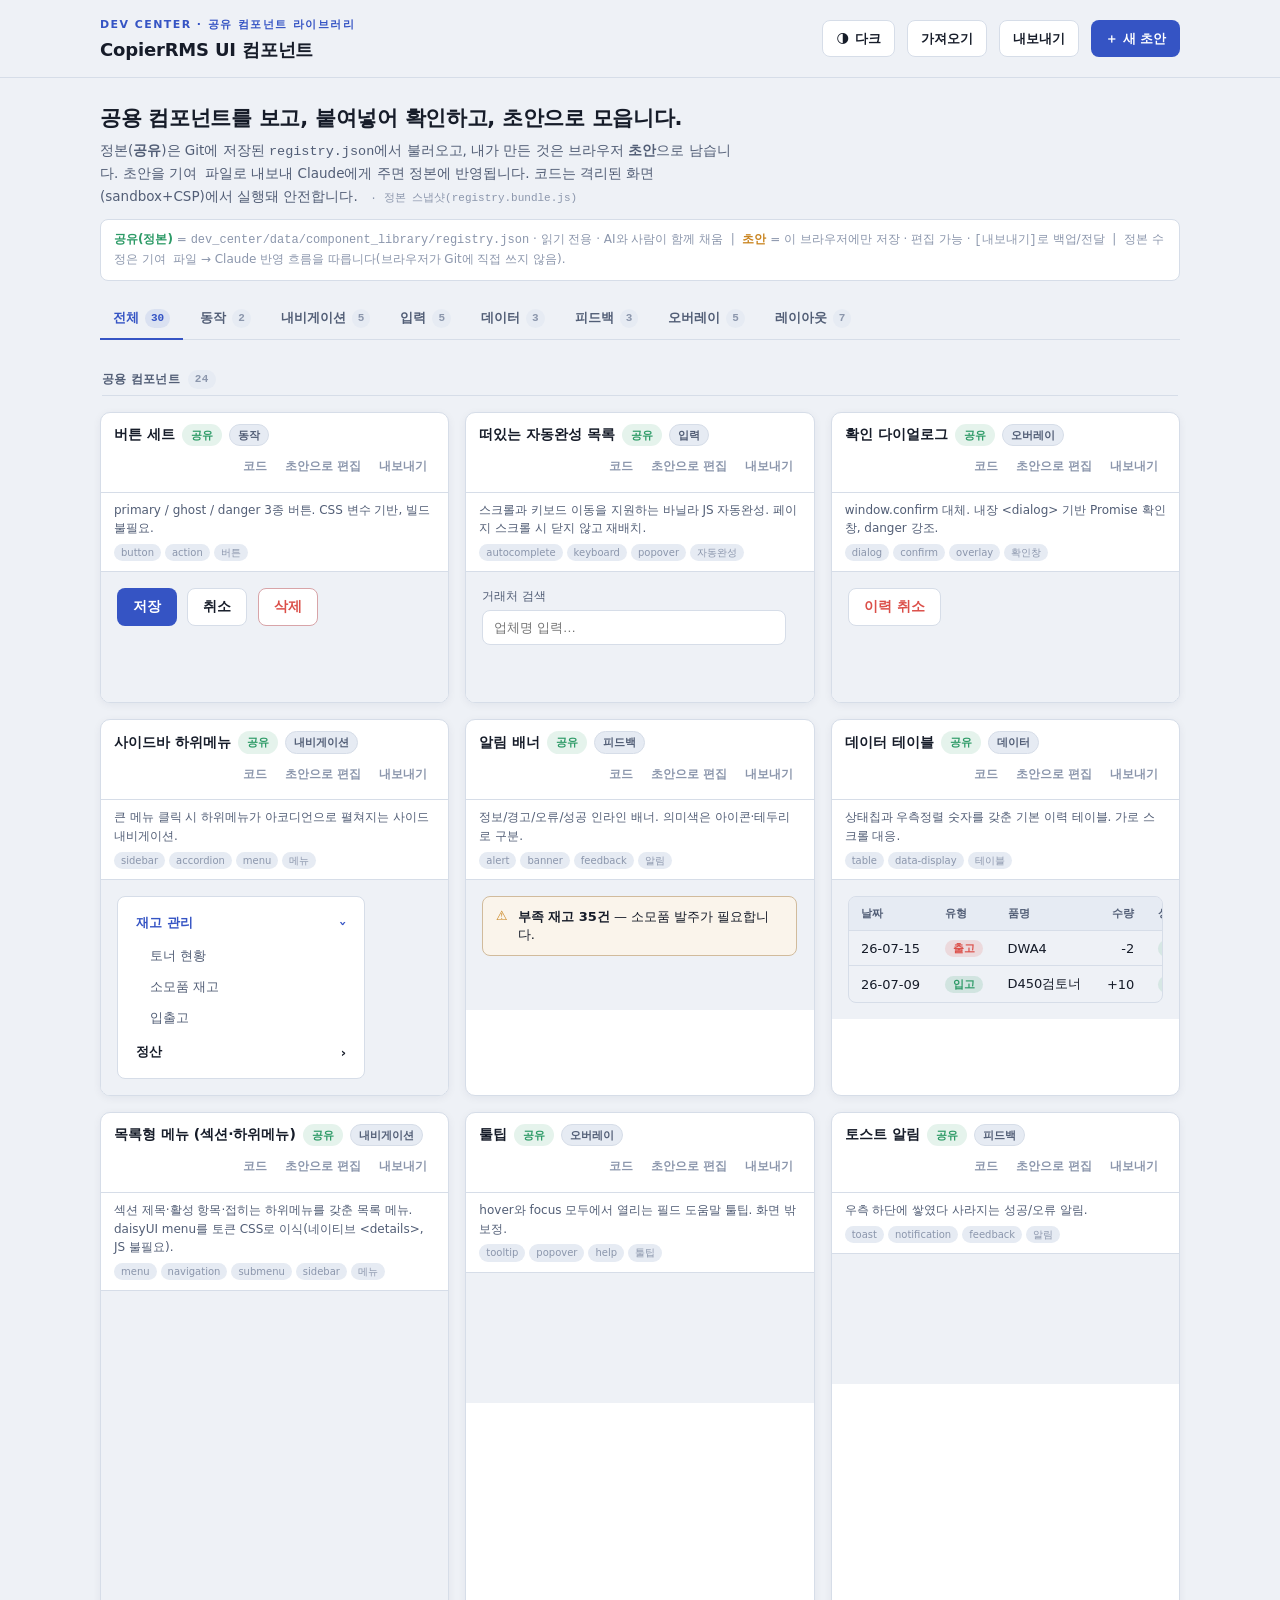
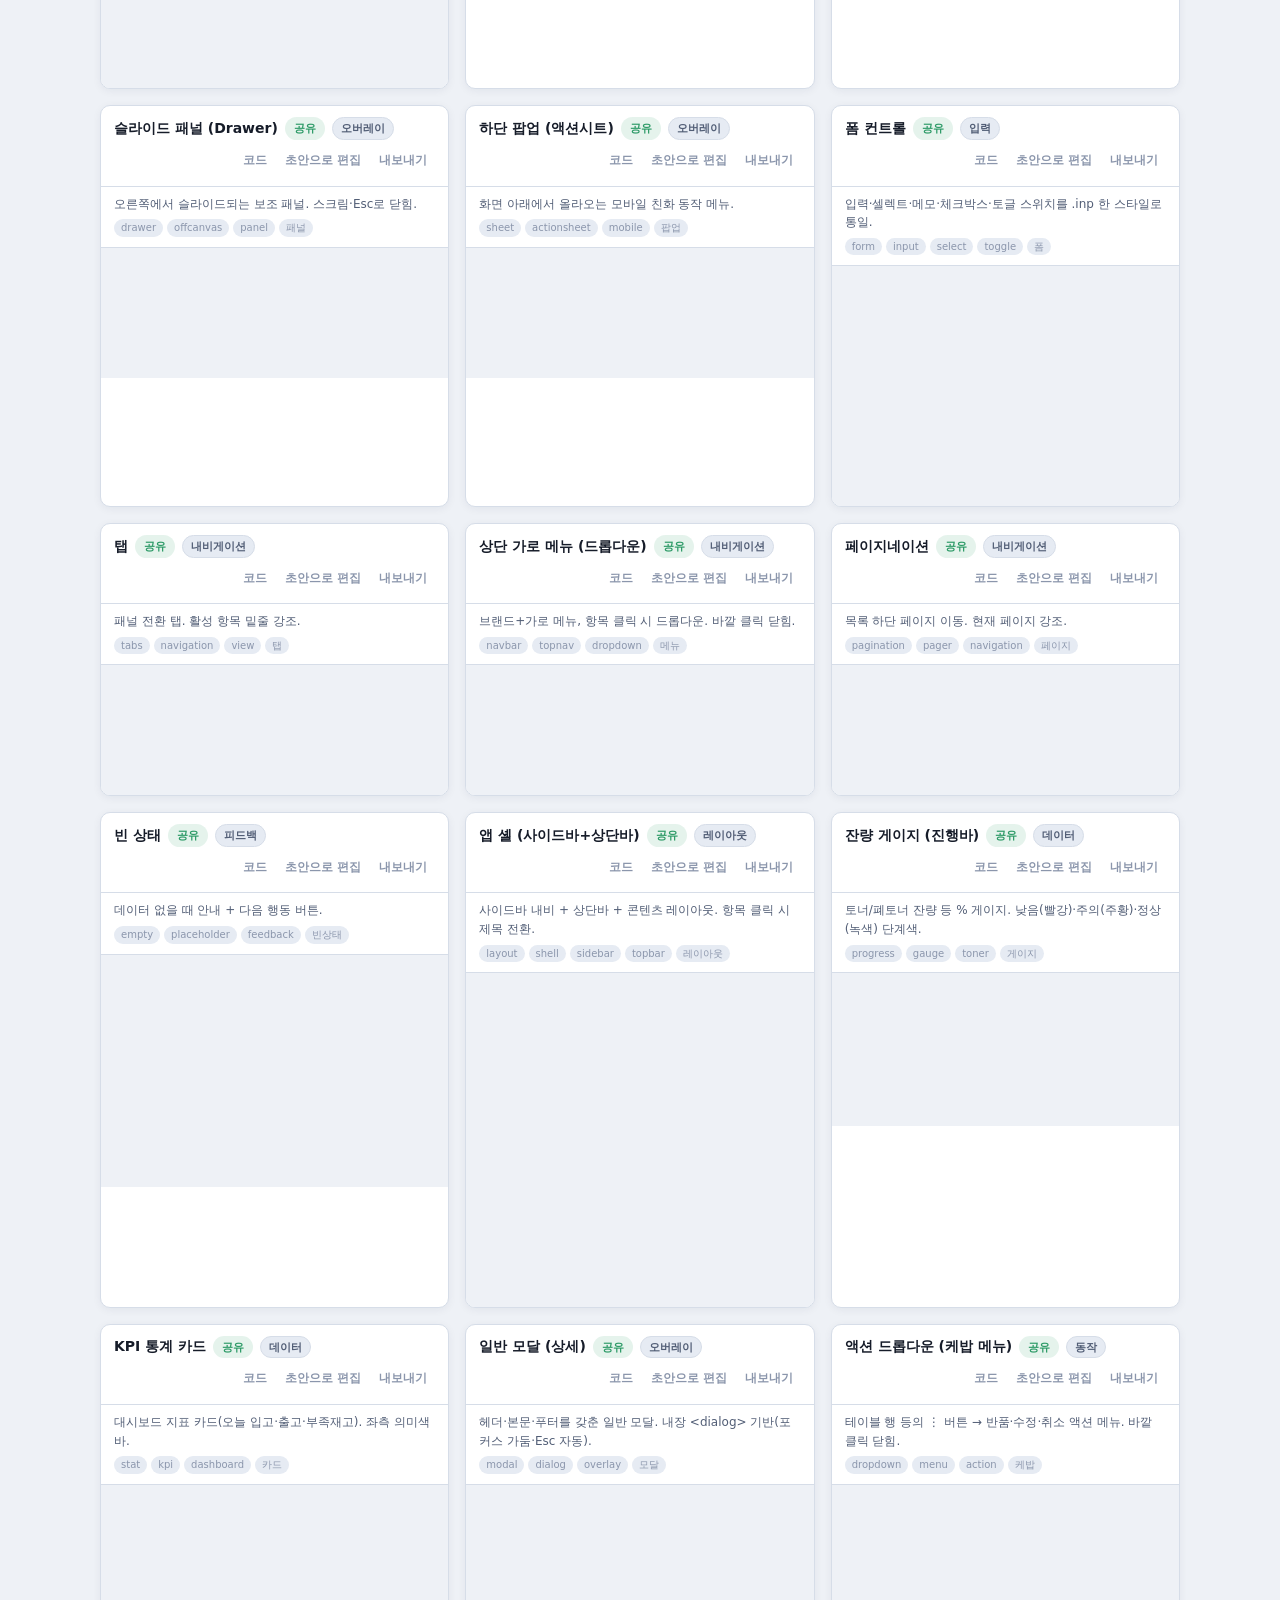
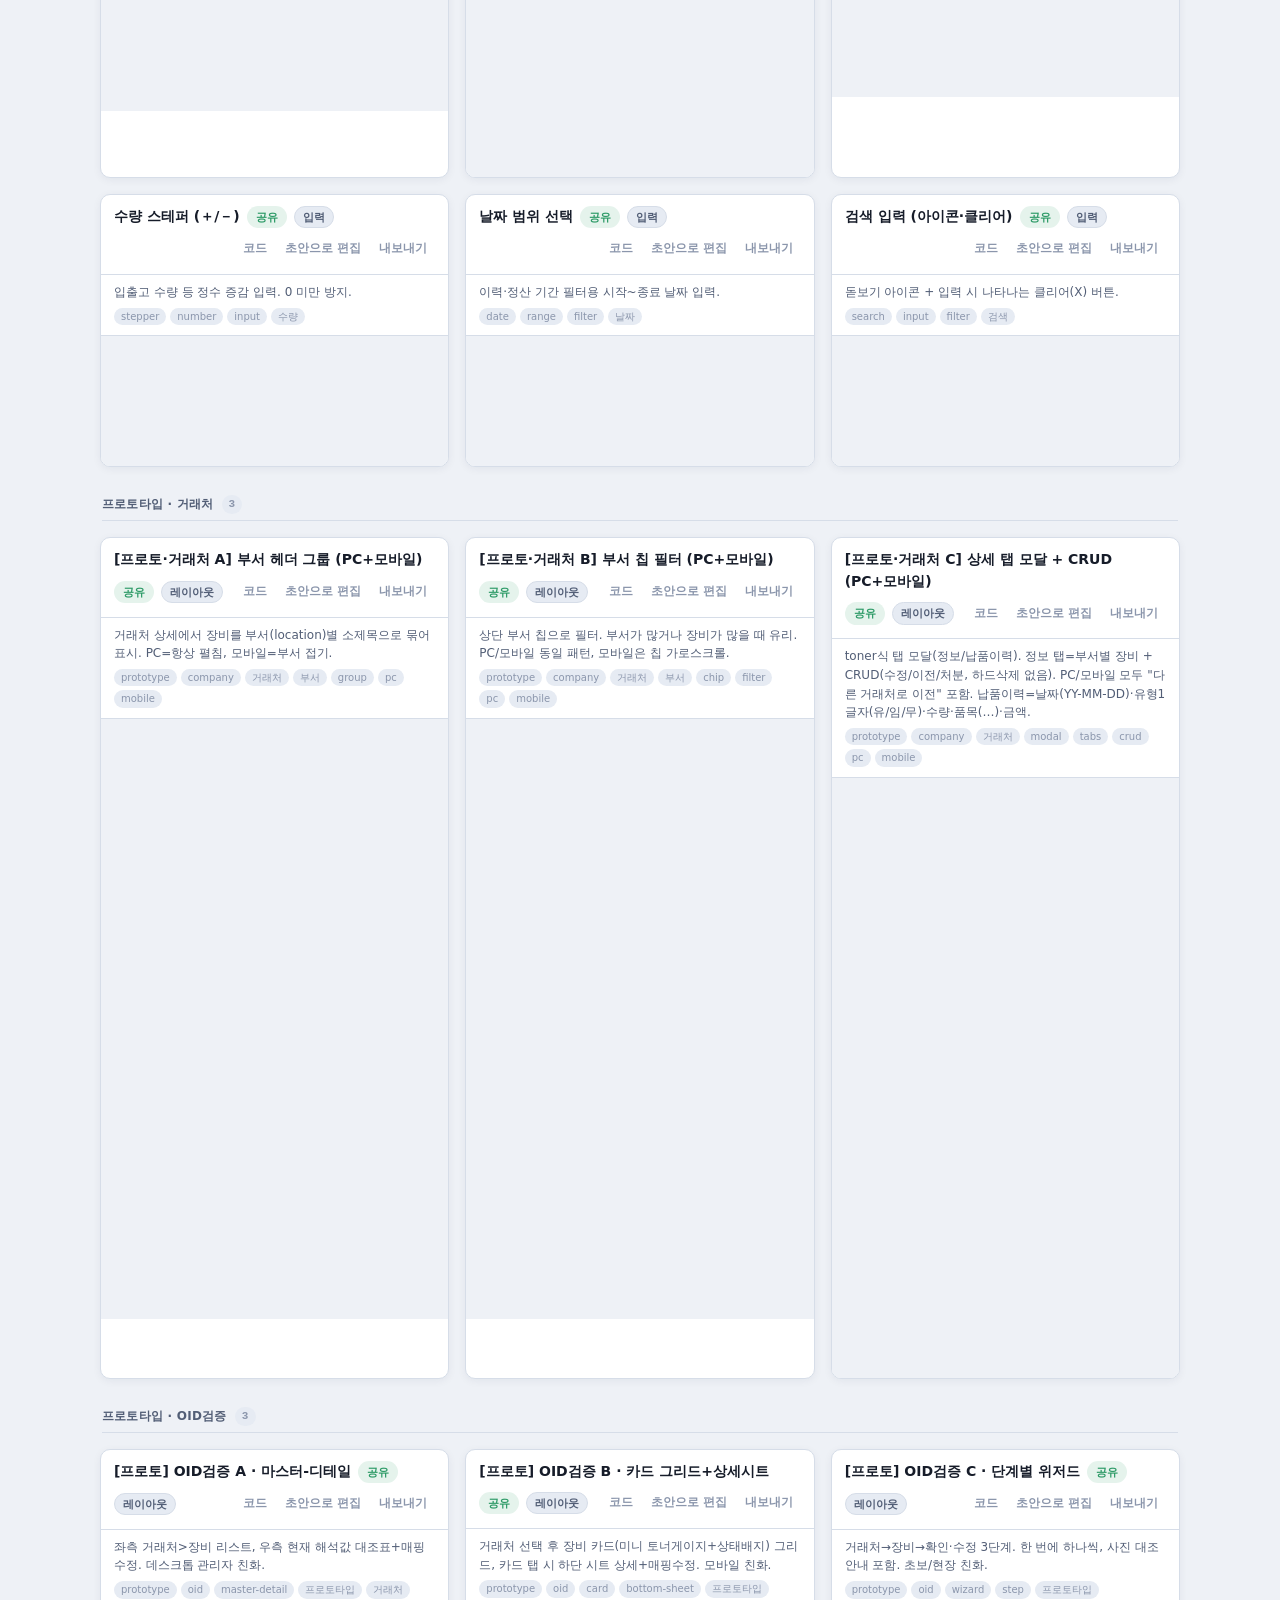
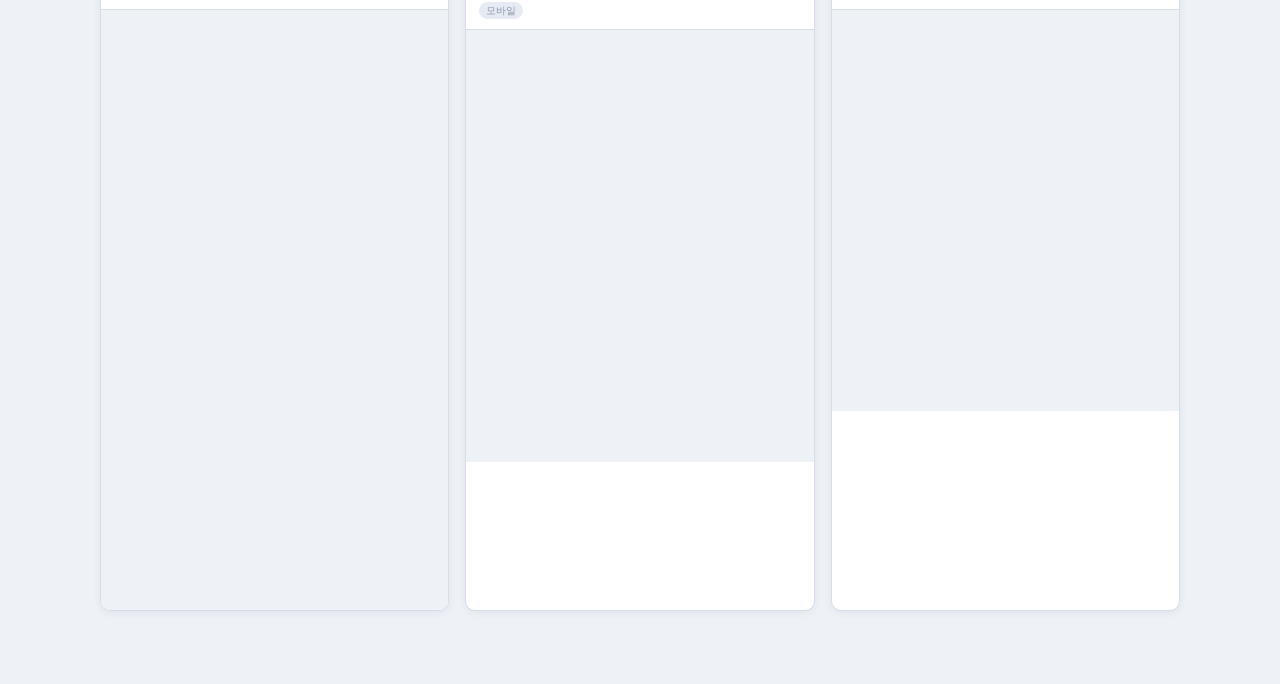
<file: component_playground/index.html>
<!doctype html>
<html lang="ko" data-theme="">
<head>
<meta charset="utf-8">
<meta name="viewport" content="width=device-width, initial-scale=1">
<title>CopierRMS 공유 UI 컴포넌트 라이브러리</title>
<!-- 오프라인(file://) 및 fetch 실패 시 fallback 스냅샷 -->
<script src="registry.bundle.js"></script>
<style>
  *{box-sizing:border-box;}
  [hidden]{display:none!important;}
  :root{--accent:#3554C4;--accent-soft:rgba(53,84,196,.10);--bg:#EEF1F6;--bg2:#fff;--bg3:#E6EBF3;--border:#D6DDE8;--text:#161C29;--text2:#525E76;--text3:#8B96AC;--success:#2C9A66;--danger:#DB4F49;--warning:#C9841F;--info:#3577C9;--font:"Pretendard","Malgun Gothic",system-ui,-apple-system,"Segoe UI",sans-serif;--mono:ui-monospace,"Cascadia Code",Consolas,monospace;--r:10px;--r-sm:8px;}
  @media(prefers-color-scheme:dark){:root{--accent:#7A96FF;--accent-soft:rgba(122,150,255,.14);--bg:#0E1219;--bg2:#151B26;--bg3:#1D2531;--border:#2A3341;--text:#E8ECF4;--text2:#9AA5BB;--text3:#606C84;--success:#3DBB82;--danger:#F0655F;--warning:#E0A23C;--info:#5B9BE6;}}
  :root[data-theme="light"]{--accent:#3554C4;--accent-soft:rgba(53,84,196,.10);--bg:#EEF1F6;--bg2:#fff;--bg3:#E6EBF3;--border:#D6DDE8;--text:#161C29;--text2:#525E76;--text3:#8B96AC;--success:#2C9A66;--danger:#DB4F49;--warning:#C9841F;--info:#3577C9;}
  :root[data-theme="dark"]{--accent:#7A96FF;--accent-soft:rgba(122,150,255,.14);--bg:#0E1219;--bg2:#151B26;--bg3:#1D2531;--border:#2A3341;--text:#E8ECF4;--text2:#9AA5BB;--text3:#606C84;--success:#3DBB82;--danger:#F0655F;--warning:#E0A23C;--info:#5B9BE6;}

  body{margin:0;background:var(--bg);color:var(--text);font-family:var(--font);font-size:14px;line-height:1.55;-webkit-font-smoothing:antialiased;}
  .wrap{max-width:1120px;margin:0 auto;padding:0 20px 80px;}

  header.top{position:sticky;top:0;z-index:40;background:color-mix(in srgb,var(--bg) 88%,transparent);backdrop-filter:blur(10px);border-bottom:1px solid var(--border);}
  .top-in{max-width:1120px;margin:0 auto;padding:13px 20px;display:flex;align-items:center;gap:12px;flex-wrap:wrap;}
  .brand{margin-right:auto;}
  .brand .eyebrow{font-size:11px;letter-spacing:.13em;text-transform:uppercase;color:var(--accent);font-weight:700;}
  .brand h1{margin:1px 0 0;font-size:18px;font-weight:750;letter-spacing:-.01em;}
  .btn{appearance:none;cursor:pointer;display:inline-flex;align-items:center;gap:6px;font:inherit;font-size:12.5px;font-weight:650;border-radius:var(--r-sm);padding:8px 13px;border:1px solid transparent;}
  .btn:active{transform:translateY(1px);} .btn:focus-visible{outline:2px solid var(--accent);outline-offset:2px;}
  .btn-primary{background:var(--accent);color:#fff;} .btn-primary:hover{filter:brightness(1.05);}
  .btn-ghost{background:var(--bg2);color:var(--text);border-color:var(--border);} .btn-ghost:hover{border-color:var(--accent);color:var(--accent);}

  .lead{margin:24px 0 6px;}
  .lead h2{margin:0 0 6px;font-size:21px;font-weight:750;letter-spacing:-.015em;}
  .lead p{margin:0;color:var(--text2);max-width:74ch;font-size:13.5px;}
  .srcnote{margin-top:12px;font-size:12px;color:var(--text3);background:var(--bg2);border:1px solid var(--border);border-radius:8px;padding:10px 13px;line-height:1.6;}
  .srcnote code{font-family:var(--mono);}
  .srcnote b.shared{color:var(--success);} .srcnote b.draft{color:var(--warning);}
  .status{font-family:var(--mono);font-size:11px;color:var(--text3);margin-left:6px;}

  .tabs{display:flex;gap:4px;flex-wrap:wrap;margin:18px 0 4px;border-bottom:1px solid var(--border);}
  .tab{appearance:none;background:none;border:none;cursor:pointer;font:inherit;font-size:13px;font-weight:650;color:var(--text2);padding:9px 13px;border-bottom:2px solid transparent;margin-bottom:-1px;display:inline-flex;align-items:center;gap:6px;}
  .tab:hover{color:var(--text);}
  .tab.active{color:var(--accent);border-bottom-color:var(--accent);}
  .tab .n{font-size:11px;font-family:var(--mono);background:var(--bg3);color:var(--text3);border-radius:100px;padding:1px 6px;}
  .tab.active .n{background:var(--accent-soft);color:var(--accent);}

  .grid{display:grid;grid-template-columns:repeat(auto-fill,minmax(340px,1fr));gap:16px;margin-top:18px;}
  .subgroup-head{grid-column:1/-1;display:flex;align-items:center;gap:8px;margin:12px 2px 0;font-size:12px;font-weight:800;color:var(--text2);letter-spacing:.02em;padding-bottom:6px;border-bottom:1px solid var(--border);}
  .subgroup-head .sn{font-family:var(--mono);font-size:11px;font-weight:600;color:var(--text3);background:var(--bg3);border-radius:100px;padding:1px 7px;}
  .card{background:var(--bg2);border:1px solid var(--border);border-radius:var(--r);overflow:hidden;display:flex;flex-direction:column;box-shadow:0 2px 8px rgba(20,30,60,.06);}
  .card.draft{border-color:color-mix(in srgb,var(--warning) 45%,var(--border));}
  .card-head{display:flex;align-items:center;gap:7px;padding:11px 13px;border-bottom:1px solid var(--border);flex-wrap:wrap;}
  .card-title{font-weight:700;font-size:14px;cursor:pointer;}
  .card-title:hover{color:var(--accent);text-decoration:underline;}
  .chip{font-size:10.5px;font-weight:650;color:var(--text2);background:var(--bg3);border:1px solid var(--border);border-radius:100px;padding:2px 8px;}
  .chip.origin-shared{color:var(--success);background:color-mix(in srgb,var(--success) 12%,transparent);border-color:transparent;}
  .chip.origin-draft{color:var(--warning);background:color-mix(in srgb,var(--warning) 14%,transparent);border-color:transparent;}
  .chip.pending{color:var(--info);background:color-mix(in srgb,var(--info) 12%,transparent);border-color:transparent;}
  .card-acts{margin-left:auto;display:flex;gap:2px;flex-wrap:wrap;}
  .mini{appearance:none;cursor:pointer;background:none;border:1px solid transparent;border-radius:6px;color:var(--text3);font:inherit;font-size:11.5px;font-weight:600;padding:4px 7px;}
  .mini:hover{background:var(--bg3);color:var(--text);}
  .mini.del:hover{color:var(--danger);}
  .card-summary{padding:8px 13px 0;font-size:12px;color:var(--text2);}
  .card-tags{padding:6px 13px 10px;display:flex;gap:4px;flex-wrap:wrap;}
  .tg{font-size:10px;color:var(--text3);background:var(--bg3);border-radius:100px;padding:1px 7px;}
  .pv-wrap{position:relative;background:var(--bg);border-top:1px solid var(--border);}
  .err-bar{background:color-mix(in srgb,var(--danger) 12%,var(--bg2));color:var(--danger);font-size:11.5px;font-family:var(--mono);padding:7px 12px;border-bottom:1px solid color-mix(in srgb,var(--danger) 30%,var(--border));white-space:pre-wrap;word-break:break-all;}
  iframe.pv{width:100%;border:0;display:block;height:130px;background:transparent;}
  .code-box{border-top:1px solid var(--border);background:var(--bg);display:flex;flex-direction:column;}
  .snip{border-bottom:1px solid var(--border);} .snip:last-child{border-bottom:none;}
  .snip-head{display:flex;align-items:center;gap:8px;padding:6px 11px;background:var(--bg3);}
  .snip-lang{font-family:var(--mono);font-size:10px;font-weight:700;letter-spacing:.06em;color:var(--text2);}
  .copy{margin-left:auto;appearance:none;cursor:pointer;font:inherit;font-size:11px;font-weight:650;color:var(--text2);background:var(--bg2);border:1px solid var(--border);border-radius:5px;padding:3px 9px;}
  .copy:hover{border-color:var(--accent);color:var(--accent);} .copy.done{color:var(--success);border-color:color-mix(in srgb,var(--success) 45%,var(--border));}
  pre.code{margin:0;padding:10px 12px;overflow-x:auto;max-height:220px;overflow-y:auto;}
  pre.code code{font-family:var(--mono);font-size:11.5px;line-height:1.55;white-space:pre;color:var(--text);}
  .empty-hint{grid-column:1/-1;text-align:center;color:var(--text3);padding:40px 16px;border:1px dashed var(--border);border-radius:var(--r);}

  .ov{position:fixed;inset:0;z-index:80;display:flex;align-items:center;justify-content:center;background:rgba(10,14,22,.55);backdrop-filter:blur(2px);padding:16px;}
  .ov-panel{background:var(--bg2);color:var(--text);border:1px solid var(--border);border-radius:var(--r);box-shadow:0 18px 50px rgba(0,0,0,.35);width:min(96vw,940px);max-height:92vh;display:flex;flex-direction:column;overflow:hidden;}
  #io .ov-panel{width:min(96vw,560px);}
  #preview .ov-panel{width:min(94vw,900px);max-height:92vh;}
  .pv-body{flex:1;min-height:0;overflow:auto;background:var(--bg);}
  .pv-body iframe{width:100%;border:0;display:block;height:200px;}
  .ed-head{display:flex;align-items:center;gap:8px;padding:13px 16px;border-bottom:1px solid var(--border);}
  .ed-head h3{margin:0;font-size:15px;font-weight:700;}
  .ed-head .x{margin-left:auto;appearance:none;background:none;border:none;color:var(--text3);cursor:pointer;padding:4px;border-radius:6px;font-size:16px;line-height:1;}
  .ed-head .x:hover{color:var(--danger);}
  .ed-body{display:grid;grid-template-columns:1fr 1fr;gap:0;}
  .ed-form{padding:14px 16px;display:flex;flex-direction:column;gap:11px;border-right:1px solid var(--border);max-height:72vh;overflow:auto;}
  .ed-row{display:flex;gap:10px;}
  .fld{display:flex;flex-direction:column;gap:5px;flex:1;}
  .fld label{font-size:11px;font-weight:650;color:var(--text2);}
  .fld input,.fld select,.fld textarea{width:100%;background:var(--bg);color:var(--text);border:1px solid var(--border);border-radius:7px;padding:8px 10px;font:inherit;font-size:13px;outline:none;}
  .fld textarea{font-family:var(--mono);font-size:12px;line-height:1.5;resize:vertical;min-height:84px;white-space:pre;}
  .fld input:focus-visible,.fld select:focus-visible,.fld textarea:focus-visible{border-color:var(--accent);box-shadow:0 0 0 3px var(--accent-soft);}
  .fld .hint{font-size:10.5px;color:var(--text3);}
  .ed-preview{padding:14px 16px;display:flex;flex-direction:column;gap:8px;max-height:72vh;}
  .ed-preview .plabel{font-size:11px;font-weight:700;letter-spacing:.06em;text-transform:uppercase;color:var(--text3);}
  .ed-pv-frame{flex:1;min-height:200px;border:1px solid var(--border);border-radius:8px;background:var(--bg);overflow:hidden;}
  .ed-pv-frame iframe{width:100%;height:100%;border:0;display:block;}
  .ed-err{background:color-mix(in srgb,var(--danger) 12%,var(--bg2));color:var(--danger);font-size:11.5px;font-family:var(--mono);padding:7px 11px;border-radius:6px;white-space:pre-wrap;word-break:break-all;}
  .ed-foot{grid-column:1/-1;padding:12px 16px;border-top:1px solid var(--border);display:flex;justify-content:flex-end;gap:9px;align-items:center;}
  .ed-foot .msg{margin-right:auto;font-size:12px;color:var(--danger);}
  @media(max-width:760px){.ed-body{grid-template-columns:1fr;}.ed-form{border-right:none;border-bottom:1px solid var(--border);}}

  #io textarea{width:100%;height:230px;background:var(--bg);color:var(--text);border:1px solid var(--border);border-radius:8px;padding:10px;font-family:var(--mono);font-size:12px;white-space:pre;}

  #toast-host{position:fixed;right:18px;bottom:18px;z-index:100;display:flex;flex-direction:column;gap:8px;align-items:flex-end;}
  .toast{background:var(--bg2);color:var(--text);border:1px solid var(--border);border-left:3px solid var(--success);border-radius:8px;box-shadow:0 10px 30px rgba(20,30,60,.2);padding:10px 13px;font-size:12.5px;font-weight:600;max-width:320px;}
  .toast.err{border-left-color:var(--danger);}
  @media(prefers-reduced-motion:reduce){*{transition:none!important;}}
</style>
</head>
<body>

<header class="top">
  <div class="top-in">
    <div class="brand"><span class="eyebrow">Dev Center · 공유 컴포넌트 라이브러리</span><h1>CopierRMS UI 컴포넌트</h1></div>
    <button class="btn btn-ghost" id="themeBtn" type="button">🌗 <span id="themeLabel">다크</span></button>
    <button class="btn btn-ghost" id="importBtn" type="button">가져오기</button>
    <button class="btn btn-ghost" id="exportBtn" type="button">내보내기</button>
    <button class="btn btn-primary" id="addBtn" type="button">＋ 새 초안</button>
  </div>
</header>

<div class="wrap">
  <section class="lead">
    <h2>공용 컴포넌트를 보고, 붙여넣어 확인하고, 초안으로 모읍니다.</h2>
    <p>정본(<b class="shared">공유</b>)은 Git에 저장된 <code>registry.json</code>에서 불러오고, 내가 만든 것은 브라우저 <b class="draft">초안</b>으로 남습니다. 초안을 <code>기여 파일</code>로 내보내 Claude에게 주면 정본에 반영됩니다. 코드는 격리된 화면(sandbox+CSP)에서 실행돼 안전합니다.<span class="status" id="loadStatus"></span></p>
    <div class="srcnote">
      <b class="shared">공유(정본)</b> = <code>dev_center/data/component_library/registry.json</code> · 읽기 전용 · AI와 사람이 함께 채움 &nbsp;|&nbsp;
      <b class="draft">초안</b> = 이 브라우저에만 저장 · 편집 가능 · <code>[내보내기]</code>로 백업/전달 &nbsp;|&nbsp;
      정본 수정은 <code>기여 파일</code> → Claude 반영 흐름을 따릅니다(브라우저가 Git에 직접 쓰지 않음).
    </div>
  </section>

  <div class="tabs" id="tabs"></div>
  <div class="grid" id="grid"></div>
</div>

<!-- 편집 오버레이 -->
<div class="ov" id="editor" hidden>
 <div class="ov-panel">
  <div class="ed-head"><h3 id="edTitle">새 초안</h3><button class="x" type="button" id="edClose" aria-label="닫기">✕</button></div>
  <div class="ed-body">
    <div class="ed-form">
      <div class="ed-row">
        <div class="fld" style="flex:2;"><label>제목</label><input id="fTitle" type="text" placeholder="예: 반품 확인 모달"></div>
        <div class="fld"><label>분류</label><select id="fCat"></select></div>
      </div>
      <div class="ed-row">
        <div class="fld"><label>ID (영문 kebab-case, 고유)</label><input id="fId" type="text" placeholder="confirmation-dialog"><span class="hint">소문자·숫자·하이픈만. 정본과 같으면 “변경 제안”이 됩니다.</span></div>
      </div>
      <div class="fld"><label>요약</label><input id="fSummary" type="text" placeholder="한 줄 설명"></div>
      <div class="fld"><label>태그 (쉼표로 구분)</label><input id="fTags" type="text" placeholder="button, action, 버튼"></div>
      <div class="fld"><label>HTML</label><textarea id="fHtml" spellcheck="false"></textarea></div>
      <div class="fld"><label>CSS</label><textarea id="fCss" spellcheck="false" placeholder="색은 var(--accent) 등 토큰 사용"></textarea></div>
      <div class="fld"><label>JS</label><textarea id="fJs" spellcheck="false"></textarea></div>
    </div>
    <div class="ed-preview">
      <span class="plabel">미리보기 (실시간 · 격리 실행)</span>
      <div class="ed-err" id="edErr" hidden></div>
      <div class="ed-pv-frame"><iframe id="edPv" sandbox="allow-scripts allow-modals"></iframe></div>
    </div>
    <div class="ed-foot">
      <span class="msg" id="edMsg"></span>
      <button class="btn btn-ghost" type="button" id="edExport">기여 파일 내보내기</button>
      <button class="btn btn-ghost" type="button" id="edCancel">취소</button>
      <button class="btn btn-primary" type="button" id="edSave">초안 저장</button>
    </div>
  </div>
 </div>
</div>

<!-- 내보내기/가져오기 오버레이 -->
<div class="ov" id="io" hidden>
 <div class="ov-panel">
  <div class="ed-head"><h3 id="ioTitle">내보내기</h3><button class="x" type="button" id="ioClose" aria-label="닫기">✕</button></div>
  <div style="padding:14px 16px;display:flex;flex-direction:column;gap:10px;">
    <p id="ioDesc" style="margin:0;font-size:12.5px;color:var(--text2);"></p>
    <textarea id="ioText" spellcheck="false"></textarea>
  </div>
  <div class="ed-foot"><button class="btn btn-ghost" type="button" id="ioCancel">닫기</button><button class="btn btn-primary" type="button" id="ioAction"></button></div>
 </div>
</div>

<!-- 확대 미리보기 오버레이 -->
<div class="ov" id="preview" hidden>
 <div class="ov-panel">
  <div class="ed-head"><h3 id="pvTitle">미리보기</h3><button class="btn btn-ghost" type="button" id="pvTheme" style="margin-left:auto;font-size:11.5px;padding:6px 10px;">🌗 <span id="pvThemeLabel">다크</span></button><button class="x" type="button" id="pvClose" aria-label="닫기" style="margin-left:8px;">✕</button></div>
  <div class="pv-body"><iframe id="pvbig" sandbox="allow-scripts allow-modals"></iframe></div>
 </div>
</div>

<div id="toast-host" aria-live="polite"></div>

<script>
(function(){
  "use strict";
  var root=document.documentElement;
  var CATS=["action","navigation","input","data-display","feedback","overlay","layout","utility"];
  var CATLABEL={action:"동작",navigation:"내비게이션",input:"입력","data-display":"데이터",feedback:"피드백",overlay:"오버레이",layout:"레이아웃",utility:"유틸"};
  var K_CACHE="copier.componentLibrary.canonicalCache.v1";
  var K_DRAFTS="copier.componentLibrary.drafts.v1";
  var K_LEGACY="copier.componentLibrary.legacyMigrated.v1";
  var K_OLD="copier_pg_v1"; // 이전 playground 저장 키(비파괴 이전용)
  var REGISTRY_URL="../data/component_library/registry.json";

  var TOKENS=':root{--accent:#3554C4;--accent-soft:rgba(53,84,196,.10);--bg:#EEF1F6;--bg2:#fff;--bg3:#E6EBF3;--border:#D6DDE8;--text:#161C29;--text2:#525E76;--text3:#8B96AC;--success:#2C9A66;--danger:#DB4F49;--warning:#C9841F;--info:#3577C9;--font:"Pretendard","Malgun Gothic",system-ui,sans-serif;--mono:ui-monospace,Consolas,monospace}@media(prefers-color-scheme:dark){:root{--accent:#7A96FF;--accent-soft:rgba(122,150,255,.14);--bg:#0E1219;--bg2:#151B26;--bg3:#1D2531;--border:#2A3341;--text:#E8ECF4;--text2:#9AA5BB;--text3:#606C84;--success:#3DBB82;--danger:#F0655F;--warning:#E0A23C;--info:#5B9BE6}}:root[data-theme="light"]{--accent:#3554C4;--accent-soft:rgba(53,84,196,.10);--bg:#EEF1F6;--bg2:#fff;--bg3:#E6EBF3;--border:#D6DDE8;--text:#161C29;--text2:#525E76;--text3:#8B96AC;--success:#2C9A66;--danger:#DB4F49;--warning:#C9841F;--info:#3577C9}:root[data-theme="dark"]{--accent:#7A96FF;--accent-soft:rgba(122,150,255,.14);--bg:#0E1219;--bg2:#151B26;--bg3:#1D2531;--border:#2A3341;--text:#E8ECF4;--text2:#9AA5BB;--text3:#606C84;--success:#3DBB82;--danger:#F0655F;--warning:#E0A23C;--info:#5B9BE6}';
  var CSP="default-src 'none'; img-src data: blob:; style-src 'unsafe-inline'; script-src 'unsafe-inline'; font-src data:;";

  // ── 상태: 정본(canonical) + 초안(drafts) 2계층 ──
  var canonical=[]; // 공유 정본
  var drafts=[];    // 로컬 초안
  var activeTab="전체";

  function readJSON(key){ try{ var r=localStorage.getItem(key); return r?JSON.parse(r):null; }catch(e){ return null; } }
  function writeJSON(key,v){ try{ localStorage.setItem(key,JSON.stringify(v)); }catch(e){} }
  function uid(){ return "draft-"+Date.now().toString(36)+Math.random().toString(36).slice(2,5); }
  function theme(){ var t=root.getAttribute("data-theme"); if(t) return t; return window.matchMedia("(prefers-color-scheme: dark)").matches?"dark":"light"; }
  function slug(s){ var v=String(s||"").toLowerCase().replace(/[^a-z0-9]+/g,"-").replace(/^-+|-+$/g,""); return v; }

  // ── 컴포넌트 정규화/검증 ──
  function normalize(c){
    c=c||{};
    return {
      schema_version:1,
      id:String(c.id||""),
      title:String(c.title||""),
      category:CATS.indexOf(c.category)>=0?c.category:"utility",
      summary:String(c.summary||""),
      tags:Array.isArray(c.tags)?c.tags.slice(0,12).map(String):[],
      status:["active","deprecated","archived"].indexOf(c.status)>=0?c.status:"active",
      aliases:Array.isArray(c.aliases)?c.aliases.map(String):[],
      html:String(c.html||""),
      css:String(c.css||""),
      js:String(c.js||""),
      dependencies:Array.isArray(c.dependencies)?c.dependencies:[],
      project_refs:Array.isArray(c.project_refs)?c.project_refs:[],
      source:c.source&&typeof c.source==="object"?c.source:{type:"draft",project_path:null,url:null,author:null,license:"unknown",attribution:"",adaptation_notes:""},
      verified:false,
      verification:{verified_at:null,verified_by:[],checks:[]},
      usage_notes:Array.isArray(c.usage_notes)?c.usage_notes:[],
      known_pitfalls:Array.isArray(c.known_pitfalls)?c.known_pitfalls:[],
      related_components:Array.isArray(c.related_components)?c.related_components:[],
      supersedes:c.supersedes||null,
      revision:Number(c.revision)||1,
      created_at:c.created_at||today(),
      updated_at:today()
    };
  }
  function today(){ var d=new Date(); return d.getFullYear()+"-"+String(d.getMonth()+1).padStart(2,"0")+"-"+String(d.getDate()).padStart(2,"0"); }
  function validate(c,scopeIds){
    var errs=[];
    if(!c.title) errs.push("제목이 비었습니다.");
    if(!/^[a-z0-9]+(?:-[a-z0-9]+)*$/.test(c.id)) errs.push("ID는 소문자·숫자·하이픈만(kebab-case) 가능합니다.");
    if(CATS.indexOf(c.category)<0) errs.push("분류 값이 올바르지 않습니다.");
    if(scopeIds && scopeIds.indexOf(c.id)>=0) errs.push("같은 ID의 초안이 이미 있습니다.");
    return errs;
  }

  // ── 미리보기 문서 생성(격리) ──
  function docFor(c,frameId,maxH,th){
    maxH=maxH||600; var t=th||theme();
    var js=String(c.js||"").replace(/<\/script>/gi,"<\\/script>");
    return "<!doctype html><html data-theme=\""+t+"\"><head><meta charset=\"utf-8\">"
      +"<meta http-equiv=\"Content-Security-Policy\" content=\""+CSP+"\">"
      +"<style>"+TOKENS+"html,body{margin:0}body{padding:16px;background:var(--bg);color:var(--text);font-family:var(--font);font-size:14px}"+String(c.css||"")+"</style></head><body>"
      +String(c.html||"")
      +"<scr"+"ipt>window.onerror=function(m){parent.postMessage({t:'err',id:'"+frameId+"',m:String(m)},'*');return true};"
      +"window.addEventListener('unhandledrejection',function(ev){parent.postMessage({t:'err',id:'"+frameId+"',m:String(ev.reason)},'*')});</scr"+"ipt>"
      +"<scr"+"ipt>try{\n"+js+"\n}catch(e){parent.postMessage({t:'err',id:'"+frameId+"',m:String(e)},'*')}"
      +"function _ph(){parent.postMessage({t:'h',id:'"+frameId+"',h:Math.min("+maxH+",Math.max(70,document.documentElement.scrollHeight))},'*')}setTimeout(_ph,60);setTimeout(_ph,400);if(window.ResizeObserver){try{new ResizeObserver(_ph).observe(document.body)}catch(e){}}</scr"+"ipt>"
      +"</body></html>";
  }
  window.addEventListener("message",function(e){
    var d=e.data||{}; if(!d||!d.id) return;
    if(d.t==="h"){ var f=document.getElementById(d.id); if(f&&f.tagName==="IFRAME") f.style.height=d.h+"px"; }
    if(d.t==="err"){
      if(d.id==="__ed"){ edErr.textContent="⚠ "+d.m; edErr.hidden=false; return; }
      var bar=document.getElementById("errbar-"+d.id); if(bar){ bar.textContent="⚠ "+d.m; bar.hidden=false; }
    }
  });

  // ── 로딩: bundle → cache → fetch(registry.json) → drafts ──
  function loadDrafts(){ var d=readJSON(K_DRAFTS); drafts=Array.isArray(d)?d.map(normalize):[]; }
  function migrateLegacy(){
    if(readJSON(K_LEGACY)) return; // 이미 이전됨
    var old=readJSON(K_OLD);      // 이전 playground 카드(비파괴)
    if(Array.isArray(old)&&old.length){
      var have=drafts.map(function(x){return x.id;});
      old.forEach(function(c){
        var n=normalize(c);
        if(!/^[a-z0-9]+(?:-[a-z0-9]+)*$/.test(n.id)) n.id=slug(n.id)||uid();
        while(have.indexOf(n.id)>=0) n.id=n.id+"-x";
        have.push(n.id); n.source={type:"draft",project_path:null,url:null,author:null,license:"unknown",attribution:"이전 playground localStorage 이관",adaptation_notes:""};
        drafts.push(n);
      });
      writeJSON(K_DRAFTS,drafts);
    }
    writeJSON(K_LEGACY,{migrated_at:today()}); // 원본 K_OLD 는 삭제하지 않음
  }
  function applyCanonical(list,statusText){
    canonical=(Array.isArray(list)?list:[]).map(normalize);
    setStatus(statusText);
    renderTabs(); renderCards();
  }
  function setStatus(t){ var s=document.getElementById("loadStatus"); if(s) s.textContent=t?(" · "+t):""; }

  function boot(){
    loadDrafts();
    migrateLegacy();
    // dev_center의 data/ 는 보안상 웹 접근이 차단되어 있으므로(민감파일 보호),
    // HTTP·file:// 모두 웹 접근 가능한 registry.bundle.js 스냅샷을 정본 전달 수단으로 쓴다.
    // registry.json 은 Git 정본이며, 편집 후 번들을 재생성하면 뷰어에 반영된다.
    var bundle=(window.COPIER_COMPONENT_REGISTRY&&window.COPIER_COMPONENT_REGISTRY.components)||[];
    var cache=readJSON(K_CACHE);
    var src=bundle.length?bundle:((cache&&Array.isArray(cache.components))?cache.components:[]);
    applyCanonical(src, bundle.length?"정본 스냅샷(registry.bundle.js)":"캐시");
  }

  // ── 표시용 목록(정본 + 초안, 배지) ──
  function displayList(){
    var canonIds=canonical.map(function(c){return c.id;});
    var out=[];
    canonical.forEach(function(c){ out.push({c:c,origin:"shared",pending:false}); });
    drafts.forEach(function(c){ out.push({c:c,origin:"draft",pending:canonIds.indexOf(c.id)>=0}); });
    return out;
  }

  // ── 탭 ──
  var tabsEl=document.getElementById("tabs");
  function renderTabs(){
    var all=displayList();
    var counts={};
    all.forEach(function(x){ counts[x.c.category]=(counts[x.c.category]||0)+1; });
    var present=CATS.filter(function(k){return counts[k];});
    var list=["전체"].concat(present);
    if(drafts.length) list.push("초안");
    tabsEl.innerHTML="";
    list.forEach(function(name){
      var n;
      if(name==="전체") n=all.length;
      else if(name==="초안") n=drafts.length;
      else n=counts[name]||0;
      var label=CATLABEL[name]||name;
      var b=document.createElement("button");
      b.className="tab"+(name===activeTab?" active":"");
      var sp=document.createElement("span"); sp.textContent=label;
      var cn=document.createElement("span"); cn.className="n"; cn.textContent=n;
      b.appendChild(sp); b.appendChild(cn);
      b.addEventListener("click",function(){ activeTab=name; renderTabs(); renderCards(); });
      tabsEl.appendChild(b);
    });
  }

  // ── 카드 ──
  var grid=document.getElementById("grid");
  function escHtml(s){ return (s==null?"":String(s)).replace(/&/g,"&amp;").replace(/</g,"&lt;").replace(/>/g,"&gt;"); }
  function renderCards(){
    grid.innerHTML="";
    var items=displayList().filter(function(x){
      if(activeTab==="전체") return true;
      if(activeTab==="초안") return x.origin==="draft";
      return x.c.category===activeTab;
    });
    if(!items.length){ var e=document.createElement("div"); e.className="empty-hint"; e.textContent="여기에 표시할 컴포넌트가 없습니다. [＋ 새 초안]으로 코드를 붙여넣어 추가하세요."; grid.appendChild(e); return; }
    function subGroupOf(c){
      var id=c.id||"";
      if(/^proto-oidcheck/.test(id)) return "프로토타입 · OID검증";
      if(/^proto-company/.test(id)) return "프로토타입 · 거래처";
      if(/^proto-/.test(id)) return "프로토타입 · 기타";
      if(/^menu-/.test(id)) return "메뉴 레이아웃";
      return "공용 컴포넌트";
    }
    function renderOne(x){
      var c=x.c, fid="pv-"+x.origin+"-"+c.id;
      var card=document.createElement("div"); card.className="card"+(x.origin==="draft"?" draft":"");
      // 헤드
      var head=document.createElement("div"); head.className="card-head";
      var t=document.createElement("span"); t.className="card-title"; t.textContent=c.title||"(제목 없음)"; t.title="클릭하면 크게 보기"; t.addEventListener("click",function(){ openPreview(c); }); head.appendChild(t);
      var oc=document.createElement("span"); oc.className="chip origin-"+x.origin; oc.textContent=x.origin==="shared"?"공유":"초안"; head.appendChild(oc);
      var cc=document.createElement("span"); cc.className="chip"; cc.textContent=CATLABEL[c.category]||c.category; head.appendChild(cc);
      if(x.pending){ var pc=document.createElement("span"); pc.className="chip pending"; pc.textContent="정본 변경 제안"; head.appendChild(pc); }
      var acts=document.createElement("div"); acts.className="card-acts";
      acts.appendChild(mini("코드",function(){ var box=card.querySelector(".code-box"); box.hidden=!box.hidden; }));
      if(x.origin==="draft"){
        acts.appendChild(mini("편집",function(){ openEditor(c); }));
        acts.appendChild(mini("내보내기",function(){ exportContribution(c); }));
        acts.appendChild(mini("삭제",function(){ if(confirm("초안 “"+c.title+"”을 삭제할까요?")){ drafts=drafts.filter(function(d){return d!==c;}); writeJSON(K_DRAFTS,drafts); renderTabs(); renderCards(); } },"del"));
      } else {
        acts.appendChild(mini("초안으로 편집",function(){ var copy=normalize(c); openEditor(copy,true); }));
        acts.appendChild(mini("내보내기",function(){ exportContribution(c); }));
      }
      head.appendChild(acts);
      card.appendChild(head);
      // 요약/태그
      if(c.summary){ var sm=document.createElement("div"); sm.className="card-summary"; sm.textContent=c.summary; card.appendChild(sm); }
      if(c.tags&&c.tags.length){ var tw=document.createElement("div"); tw.className="card-tags"; c.tags.forEach(function(tag){ var g=document.createElement("span"); g.className="tg"; g.textContent=tag; tw.appendChild(g); }); card.appendChild(tw); }
      // 미리보기
      var pw=document.createElement("div"); pw.className="pv-wrap";
      var eb=document.createElement("div"); eb.className="err-bar"; eb.id="errbar-"+fid; eb.hidden=true; pw.appendChild(eb);
      var fr=document.createElement("iframe"); fr.className="pv"; fr.id=fid; fr.setAttribute("sandbox","allow-scripts allow-modals"); pw.appendChild(fr);
      card.appendChild(pw);
      // 코드 박스
      var box=document.createElement("div"); box.className="code-box"; box.hidden=true;
      box.appendChild(snip("HTML",c.html)); box.appendChild(snip("CSS",c.css)); box.appendChild(snip("JS",c.js));
      card.appendChild(box);
      grid.appendChild(card);
      fr.srcdoc=docFor(c,fid);
    }
    // 하위그룹 헤더로 묶어 표시 (id 규칙에서 도출). 그룹이 1개뿐이면 헤더 생략.
    var SUBGROUP_ORDER=["공용 컴포넌트","메뉴 레이아웃","프로토타입 · 거래처","프로토타입 · OID검증","프로토타입 · 기타"];
    var byGroup={};
    items.forEach(function(x){ var g=subGroupOf(x.c); (byGroup[g]=byGroup[g]||[]).push(x); });
    var present=SUBGROUP_ORDER.filter(function(g){return byGroup[g];});
    Object.keys(byGroup).forEach(function(g){ if(present.indexOf(g)<0) present.push(g); });
    var multi=present.length>1;
    present.forEach(function(g){
      if(multi){ var h=document.createElement("div"); h.className="subgroup-head"; h.innerHTML='<span>'+g+'</span><span class="sn">'+byGroup[g].length+'</span>'; grid.appendChild(h); }
      byGroup[g].forEach(renderOne);
    });
    wireCopy(grid);
  }
  function mini(label,fn,extra){ var b=document.createElement("button"); b.type="button"; b.className="mini"+(extra?(" "+extra):""); b.textContent=label; b.addEventListener("click",fn); return b; }
  function snip(lang,code){
    var wrap=document.createElement("div"); wrap.className="snip";
    if(!code){ return wrap; }
    var h=document.createElement("div"); h.className="snip-head";
    var l=document.createElement("span"); l.className="snip-lang"; l.textContent=lang;
    var cp=document.createElement("button"); cp.type="button"; cp.className="copy"; cp.textContent="복사";
    h.appendChild(l); h.appendChild(cp);
    var pre=document.createElement("pre"); pre.className="code"; var cd=document.createElement("code"); cd.textContent=code; pre.appendChild(cd);
    wrap.appendChild(h); wrap.appendChild(pre);
    return wrap;
  }
  function wireCopy(scope){
    scope.querySelectorAll(".copy").forEach(function(btn){
      if(btn.__w) return; btn.__w=1;
      btn.addEventListener("click",function(){ var code=btn.parentNode.parentNode.querySelector("code").textContent; copyText(code,btn); });
    });
  }
  function copyText(text,btn){
    function done(ok){ if(btn){ btn.classList.toggle("done",ok); btn.textContent=ok?"복사됨":"실패"; setTimeout(function(){btn.classList.remove("done");btn.textContent="복사";},1400);} }
    if(navigator.clipboard&&navigator.clipboard.writeText){ navigator.clipboard.writeText(text).then(function(){done(true);},function(){done(false);}); }
    else{ try{ var ta=document.createElement("textarea"); ta.value=text; document.body.appendChild(ta); ta.select(); var ok=document.execCommand("copy"); ta.remove(); done(ok);}catch(e){done(false);} }
  }
  function download(name,text){
    try{ var blob=new Blob([text],{type:"application/json"}); var url=URL.createObjectURL(blob); var a=document.createElement("a"); a.href=url; a.download=name; document.body.appendChild(a); a.click(); a.remove(); setTimeout(function(){URL.revokeObjectURL(url);},1000); }
    catch(e){ // fallback: io 창에 표시
      openIO("export", name+" (수동 복사)", JSON.stringify(JSON.parse(text),null,2)); }
  }
  function exportContribution(c){
    var n=normalize(c);
    var errs=validate(n,null);
    if(errs.length){ toast(errs[0],false); return; }
    download(n.id+".component.json", JSON.stringify(n,null,2));
    toast("기여 파일을 내보냈습니다: "+n.id+".component.json",true);
  }

  // ── 편집기 ──
  var editor=document.getElementById("editor");
  var fTitle=document.getElementById("fTitle"),fCat=document.getElementById("fCat"),fId=document.getElementById("fId"),fSummary=document.getElementById("fSummary"),fTags=document.getElementById("fTags"),fHtml=document.getElementById("fHtml"),fCss=document.getElementById("fCss"),fJs=document.getElementById("fJs");
  var edPv=document.getElementById("edPv"),edErr=document.getElementById("edErr"),edTitle=document.getElementById("edTitle"),edMsg=document.getElementById("edMsg");
  var editing=null,fromShared=false,pvTimer=null,idTouched=false;
  CATS.forEach(function(k){ var o=document.createElement("option"); o.value=k; o.textContent=CATLABEL[k]+" ("+k+")"; fCat.appendChild(o); });

  function openEditor(c,asNewFromShared){
    editing=(c&&!asNewFromShared)?c:null; fromShared=!!asNewFromShared;
    edTitle.textContent=editing?"초안 편집":(asNewFromShared?"공유본을 초안으로 복제":"새 초안");
    fTitle.value=c?c.title:""; fCat.value=(c&&CATS.indexOf(c.category)>=0)?c.category:"utility";
    fId.value=c?c.id:""; fSummary.value=c?(c.summary||""):""; fTags.value=c&&c.tags?c.tags.join(", "):"";
    fHtml.value=c?c.html:""; fCss.value=c?c.css:""; fJs.value=c?c.js:"";
    idTouched=!!(c&&c.id); edMsg.textContent=""; edErr.hidden=true;
    editor.hidden=false; livePreview();
  }
  function currentFromForm(){
    return normalize({
      id:fId.value.trim(), title:fTitle.value.trim(), category:fCat.value,
      summary:fSummary.value.trim(), tags:fTags.value.split(",").map(function(s){return s.trim();}).filter(Boolean),
      html:fHtml.value, css:fCss.value, js:fJs.value,
      created_at:editing?editing.created_at:today()
    });
  }
  function livePreview(){
    clearTimeout(pvTimer);
    pvTimer=setTimeout(function(){ edErr.hidden=true; edPv.srcdoc=docFor({html:fHtml.value,css:fCss.value,js:fJs.value},"__ed"); },320);
  }
  [fHtml,fCss,fJs].forEach(function(t){ t.addEventListener("input",livePreview); });
  fId.addEventListener("input",function(){ idTouched=true; });
  fTitle.addEventListener("input",function(){ if(!idTouched){ var s=slug(fTitle.value); if(s) fId.value=s; } });
  document.getElementById("edClose").addEventListener("click",function(){editor.hidden=true;});
  document.getElementById("edCancel").addEventListener("click",function(){editor.hidden=true;});
  editor.addEventListener("click",function(e){ if(e.target===editor) editor.hidden=true; });
  document.getElementById("edExport").addEventListener("click",function(){ exportContribution(currentFromForm()); });
  document.getElementById("edSave").addEventListener("click",function(){
    var n=currentFromForm();
    var otherIds=drafts.filter(function(d){return d!==editing;}).map(function(d){return d.id;});
    var errs=validate(n,otherIds);
    if(errs.length){ edMsg.textContent=errs[0]; return; }
    if(editing){ var idx=drafts.indexOf(editing); n.created_at=editing.created_at; drafts[idx]=n; }
    else { drafts.unshift(n); }
    writeJSON(K_DRAFTS,drafts);
    editor.hidden=true; activeTab=editing?activeTab:(fromShared?activeTab:n.category); renderTabs(); renderCards();
    toast(editing?"초안을 수정했습니다.":"초안을 저장했습니다.",true);
  });

  // ── 내보내기/가져오기 ──
  var io=document.getElementById("io"),ioText=document.getElementById("ioText"),ioTitle=document.getElementById("ioTitle"),ioDesc=document.getElementById("ioDesc"),ioAction=document.getElementById("ioAction");
  var ioMode="export";
  function openIO(mode,title,text){ ioMode=mode; ioTitle.textContent=title; ioText.value=text||""; ioText.readOnly=(mode==="export"); ioAction.textContent=(mode==="export")?"복사":"불러오기"; ioDesc.textContent=(mode==="export")?"아래 JSON을 복사해 보관하세요(초안 전체 백업).":"내보낸 JSON(컴포넌트 객체·배열·registry 형식)을 붙여넣고 [불러오기]. 초안으로 추가됩니다(정본 직접수정 아님)."; io.hidden=false; }
  document.getElementById("exportBtn").addEventListener("click",function(){ openIO("export","내보내기(초안 전체)",JSON.stringify(drafts,null,2)); });
  document.getElementById("importBtn").addEventListener("click",function(){ openIO("import","가져오기",""); });
  document.getElementById("ioClose").addEventListener("click",function(){io.hidden=true;});
  document.getElementById("ioCancel").addEventListener("click",function(){io.hidden=true;});
  io.addEventListener("click",function(e){ if(e.target===io) io.hidden=true; });
  ioAction.addEventListener("click",function(){
    if(ioMode==="export"){ copyText(ioText.value,null); toast("복사했습니다.",true); io.hidden=true; return; }
    var arr;
    try{ var parsed=JSON.parse(ioText.value); arr = Array.isArray(parsed)?parsed:(parsed&&Array.isArray(parsed.components)?parsed.components:[parsed]); }
    catch(e){ toast("JSON 형식이 올바르지 않습니다.",false); return; }
    var added=0, have=drafts.map(function(d){return d.id;});
    arr.forEach(function(raw){
      var n=normalize(raw); var errs=validate(n,null);
      if(errs.length && !n.id) return; // id 없으면 스킵
      while(have.indexOf(n.id)>=0) n.id=n.id+"-2"; have.push(n.id);
      drafts.unshift(n); added++;
    });
    writeJSON(K_DRAFTS,drafts); io.hidden=true; activeTab="초안"; renderTabs(); renderCards();
    toast(added+"개를 초안으로 불러왔습니다.",added>0);
  });

  // ── 기타 ──
  document.getElementById("addBtn").addEventListener("click",function(){ openEditor(null); });
  var themeLabel=document.getElementById("themeLabel");
  function syncTheme(){ themeLabel.textContent=theme()==="dark"?"라이트":"다크"; }
  document.getElementById("themeBtn").addEventListener("click",function(){ root.setAttribute("data-theme", theme()==="dark"?"light":"dark"); syncTheme(); renderCards(); });
  syncTheme();
  function toast(msg,ok){ var h=document.getElementById("toast-host"); var t=document.createElement("div"); t.className="toast"+(ok?"":" err"); t.textContent=msg; h.appendChild(t); setTimeout(function(){t.style.opacity="0";t.style.transition="opacity .3s";setTimeout(function(){t.remove();},300);},2200); }

  /* 확대 미리보기 — 카드보다 크게, 내용 크기에 맞춰(작으면 작게·크면 스크롤) */
  var preview=document.getElementById("preview"),pvBig=document.getElementById("pvbig"),pvTitle=document.getElementById("pvTitle");
  var pvCur=null,pvTheme=null;
  function renderPreview(){ pvBig.style.height="200px"; pvBig.srcdoc=docFor(pvCur,"pvbig",1600,pvTheme); document.getElementById("pvThemeLabel").textContent=(pvTheme==="dark")?"라이트":"다크"; }
  function openPreview(c){ pvCur=c; pvTheme=theme(); pvTitle.textContent=c.title||"미리보기"; renderPreview(); preview.hidden=false; }
  function closePreview(){ preview.hidden=true; pvBig.srcdoc=""; }
  document.getElementById("pvTheme").addEventListener("click",function(){ pvTheme=(pvTheme==="dark")?"light":"dark"; renderPreview(); });
  document.getElementById("pvClose").addEventListener("click",closePreview);
  preview.addEventListener("click",function(e){ if(e.target===preview) closePreview(); });
  window.addEventListener("keydown",function(e){ if(e.key==="Escape"&&!preview.hidden) closePreview(); });

  boot();
})();
</script>
</body>
</html>
</file>
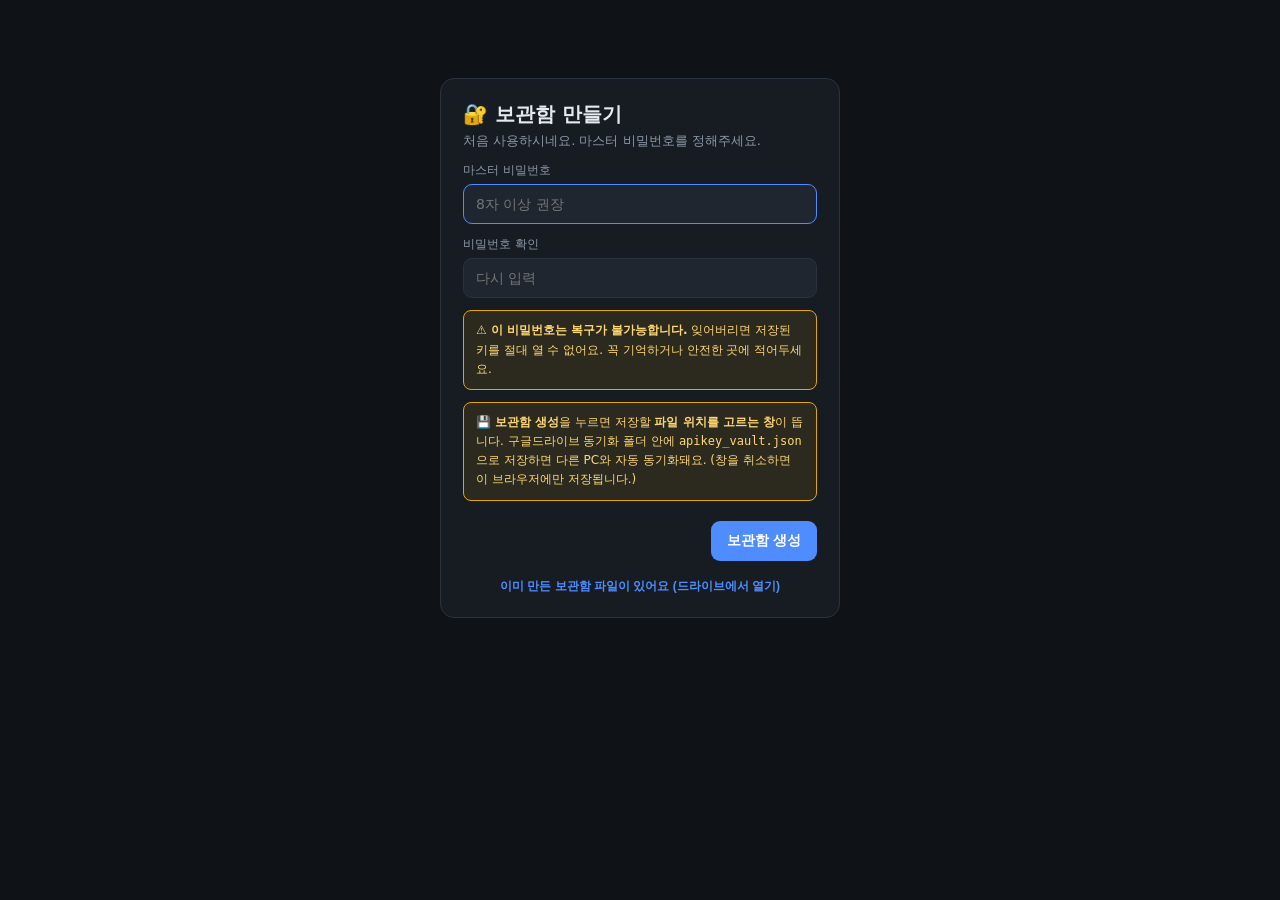
<file: api_key_vault.html>
<!DOCTYPE html>
<html lang="ko">
<head>
<meta charset="UTF-8">
<meta name="viewport" content="width=device-width, initial-scale=1.0">
<title>API 키 보관함 🔐</title>
<style>
  :root{
    --bg:#0f1216; --panel:#171c23; --panel2:#1f2630; --line:#2a323d;
    --txt:#e6e9ee; --muted:#8b97a7; --accent:#4f8cff; --accent2:#3b6fd4;
    --danger:#ff5c5c; --ok:#38c172; --warn:#e0a800;
  }
  *{box-sizing:border-box}
  body{
    margin:0; font-family:"Segoe UI","Malgun Gothic",system-ui,sans-serif;
    background:var(--bg); color:var(--txt); min-height:100vh;
  }
  .wrap{max-width:900px; margin:0 auto; padding:24px 18px 60px}
  h1{font-size:20px; margin:0; display:flex; align-items:center; gap:8px}
  .sub{color:var(--muted); font-size:13px; margin-top:4px}
  .card{background:var(--panel); border:1px solid var(--line); border-radius:14px; padding:22px; margin-top:18px}
  input,textarea,select{
    width:100%; background:var(--panel2); border:1px solid var(--line); color:var(--txt);
    padding:11px 12px; border-radius:9px; font-size:14px; font-family:inherit;
  }
  input:focus,textarea:focus{outline:none; border-color:var(--accent)}
  label{display:block; font-size:12px; color:var(--muted); margin:12px 0 5px}
  button{
    background:var(--accent); color:#fff; border:0; padding:11px 16px; border-radius:9px;
    font-size:14px; font-weight:600; cursor:pointer; transition:.15s;
  }
  button:hover{background:var(--accent2)}
  button.ghost{background:transparent; border:1px solid var(--line); color:var(--txt)}
  button.ghost:hover{background:var(--panel2)}
  button.danger{background:transparent; border:1px solid var(--danger); color:var(--danger)}
  button.danger:hover{background:rgba(255,92,92,.12)}
  button.sm{padding:6px 10px; font-size:12px}
  .row{display:flex; gap:10px; flex-wrap:wrap}
  .center{min-height:70vh; display:flex; align-items:center; justify-content:center}
  .center .card{width:100%; max-width:400px}
  .hidden{display:none !important}
  .topbar{display:flex; justify-content:space-between; align-items:flex-start; gap:12px; flex-wrap:wrap}
  .toolbar{display:flex; gap:8px; align-items:center; margin:16px 0; flex-wrap:wrap}
  .toolbar input{flex:1; min-width:180px}
  .entry{
    background:var(--panel); border:1px solid var(--line); border-radius:12px;
    padding:14px 16px; margin-top:10px;
  }
  .entry-head{display:flex; justify-content:space-between; align-items:center; gap:10px}
  .entry-name{font-weight:600; font-size:15px}
  .badge{font-size:11px; color:var(--muted); background:var(--panel2); padding:2px 8px; border-radius:20px; border:1px solid var(--line)}
  .keyline{
    display:flex; gap:8px; align-items:center; margin-top:10px;
    background:var(--panel2); border:1px solid var(--line); border-radius:8px; padding:8px 10px;
  }
  .keyval{flex:1; font-family:"Consolas",monospace; font-size:13px; word-break:break-all; letter-spacing:.5px}
  .meta{font-size:12px; color:var(--muted); margin-top:8px; white-space:pre-wrap}
  .empty{text-align:center; color:var(--muted); padding:40px 10px}
  .toast{
    position:fixed; bottom:24px; left:50%; transform:translateX(-50%);
    background:var(--ok); color:#fff; padding:10px 18px; border-radius:24px; font-size:13px;
    opacity:0; transition:.25s; pointer-events:none; z-index:100;
  }
  .toast.show{opacity:1}
  .hint{font-size:12px; color:var(--muted); margin-top:8px; line-height:1.6}
  .warnbox{background:rgba(224,168,0,.1); border:1px solid var(--warn); color:#ffd873; font-size:12px; padding:10px 12px; border-radius:8px; margin-top:12px; line-height:1.6}
  .modal-bg{position:fixed; inset:0; background:rgba(0,0,0,.6); display:flex; align-items:center; justify-content:center; z-index:50; padding:16px}
  .modal{background:var(--panel); border:1px solid var(--line); border-radius:14px; padding:22px; width:100%; max-width:460px; max-height:90vh; overflow:auto}
  .modal h2{margin:0 0 4px; font-size:16px}
  .foot{display:flex; justify-content:flex-end; gap:8px; margin-top:20px}
  .link{color:var(--accent); cursor:pointer; font-size:12px; background:none; border:0; padding:0}
  .link:hover{text-decoration:underline}
</style>
</head>
<body>
<div class="wrap">

  <!-- ===== 최초 설정 화면 ===== -->
  <div id="setupScreen" class="center hidden">
    <div class="card">
      <h1>🔐 보관함 만들기</h1>
      <div class="sub">처음 사용하시네요. 마스터 비밀번호를 정해주세요.</div>
      <label>마스터 비밀번호</label>
      <input id="setupPw" type="password" placeholder="8자 이상 권장" autocomplete="new-password">
      <label>비밀번호 확인</label>
      <input id="setupPw2" type="password" placeholder="다시 입력" autocomplete="new-password">
      <div class="warnbox">
        ⚠️ <b>이 비밀번호는 복구가 불가능합니다.</b> 잊어버리면 저장된 키를 절대 열 수 없어요. 꼭 기억하거나 안전한 곳에 적어두세요.
      </div>
      <div class="warnbox">
        💾 <b>보관함 생성</b>을 누르면 저장할 <b>파일 위치를 고르는 창</b>이 뜹니다. 구글드라이브 동기화 폴더 안에 <code>apikey_vault.json</code>으로 저장하면 다른 PC와 자동 동기화돼요. (창을 취소하면 이 브라우저에만 저장됩니다.)
      </div>
      <div class="foot">
        <button onclick="doSetup()">보관함 생성</button>
      </div>
      <div class="fs-only" style="margin-top:14px; text-align:center">
        <button class="link" onclick="openFromFile()">이미 만든 보관함 파일이 있어요 (드라이브에서 열기)</button>
      </div>
    </div>
  </div>

  <!-- ===== 잠금 해제 화면 ===== -->
  <div id="lockScreen" class="center hidden">
    <div class="card">
      <h1>🔒 잠금 해제</h1>
      <div class="sub">마스터 비밀번호를 입력하세요.</div>
      <label>마스터 비밀번호</label>
      <input id="unlockPw" type="password" placeholder="비밀번호" autocomplete="current-password" onkeydown="if(event.key==='Enter')doUnlock()">
      <div id="unlockErr" class="warnbox hidden">비밀번호가 올바르지 않습니다.</div>
      <div class="foot">
        <button id="unlockBtn" onclick="doUnlock()">열기</button>
      </div>
      <div class="fs-only" style="margin-top:14px; text-align:center">
        <button class="link" onclick="openFromFile()">📁 드라이브 파일에서 열기 (다른 PC / 재연결)</button>
      </div>
      <div style="margin-top:10px; text-align:center">
        <button class="link" onclick="askReset()">비밀번호를 잊으셨나요? (전체 초기화)</button>
      </div>
    </div>
  </div>

  <!-- ===== 메인 화면 ===== -->
  <div id="mainScreen" class="hidden">
    <div class="topbar">
      <div>
        <h1>🔐 API 키 보관함</h1>
        <div class="sub" id="countInfo"></div>
      </div>
      <div class="row">
        <button class="ghost sm fs-only" onclick="saveToNewFile()">☁️ 파일로 저장</button>
        <button class="ghost sm fs-only" onclick="reloadFromFile()">🔄 불러오기</button>
        <button class="ghost sm fs-only" onclick="linkFile()">📁 파일 연결</button>
        <button class="ghost sm" onclick="exportVault()">백업 내보내기</button>
        <button class="ghost sm" onclick="document.getElementById('importFile').click()">가져오기</button>
        <button class="ghost sm" onclick="openChangePw()">비밀번호 변경</button>
        <button class="ghost sm" onclick="lockNow()">🔒 잠그기</button>
      </div>
    </div>

    <div class="toolbar">
      <input id="search" placeholder="🔍 이름 / 카테고리 / 메모 검색" oninput="render()">
      <button onclick="openEditor()">+ 키 추가</button>
    </div>

    <div id="list"></div>
    <input id="importFile" type="file" accept=".json" class="hidden" onchange="importVault(event)">
  </div>

</div>

<!-- ===== 키 추가/편집 모달 ===== -->
<div id="editorModal" class="modal-bg hidden">
  <div class="modal">
    <h2 id="editorTitle">키 추가</h2>
    <div class="sub" id="editorSub"></div>
    <input id="editId" type="hidden">
    <label>이름 / 서비스명 *</label>
    <input id="editName" placeholder="예: OpenAI, 토스페이먼츠, Gemini">
    <label>API 키 / 시크릿 *</label>
    <textarea id="editKey" rows="3" placeholder="키 값 붙여넣기"></textarea>
    <label>계정 / ID (선택)</label>
    <input id="editUser" placeholder="예: user@email.com">
    <label>카테고리 (선택)</label>
    <input id="editCat" placeholder="예: 결제, AI, 소셜" list="catList">
    <datalist id="catList"></datalist>
    <label>메모 (선택)</label>
    <textarea id="editMemo" rows="2" placeholder="발급일, 용도, 만료일 등"></textarea>
    <div class="foot">
      <button class="ghost" onclick="closeEditor()">취소</button>
      <button onclick="saveEntry()">저장</button>
    </div>
  </div>
</div>

<!-- ===== 비밀번호 변경 모달 ===== -->
<div id="changePwModal" class="modal-bg hidden">
  <div class="modal">
    <h2>마스터 비밀번호 변경</h2>
    <label>현재 비밀번호</label>
    <input id="cpCur" type="password" autocomplete="current-password">
    <label>새 비밀번호</label>
    <input id="cpNew" type="password" autocomplete="new-password">
    <label>새 비밀번호 확인</label>
    <input id="cpNew2" type="password" autocomplete="new-password">
    <div id="cpErr" class="warnbox hidden"></div>
    <div class="foot">
      <button class="ghost" onclick="closeChangePw()">취소</button>
      <button onclick="changePw()">변경</button>
    </div>
  </div>
</div>

<div id="toast" class="toast"></div>

<script>
"use strict";
const LS_KEY = "akv_vault";
const ITER = 200000;
const enc = new TextEncoder();
const dec = new TextDecoder();

let masterPw = null;   // 잠금 해제 중에만 메모리에 존재
let entries = [];      // 복호화된 키 목록
let idleTimer = null;
const IDLE_MS = 10 * 60 * 1000; // 10분 무활동 시 자동 잠금
let unlockFails = 0;   // 연속 실패 횟수 (점진적 지연용)
let unlocking = false; // 중복 클릭 방지
let fileHandle = null; // 구글드라이브 등에 연결된 보관함 파일 핸들
const FS_OK = ("showSaveFilePicker" in window); // File System Access API 지원 여부

// ---------- 유틸 ----------
const $ = id => document.getElementById(id);
const b64 = buf => btoa(String.fromCharCode(...new Uint8Array(buf)));
const unb64 = s => Uint8Array.from(atob(s), c => c.charCodeAt(0));
function toast(msg, color){
  const t = $("toast");
  t.textContent = msg;
  t.style.background = color || "var(--ok)";
  t.classList.add("show");
  setTimeout(() => t.classList.remove("show"), 1600);
}
function show(id){ ["setupScreen","lockScreen","mainScreen"].forEach(s => $(s).classList.add("hidden")); $(id).classList.remove("hidden"); }
function esc(s){ return (s||"").replace(/[&<>"']/g, c => ({"&":"&amp;","<":"&lt;",">":"&gt;",'"':"&quot;","'":"&#39;"}[c])); }
function uid(){ return Date.now().toString(36) + Math.random().toString(36).slice(2,7); }

// ---------- 암호화 ----------
async function deriveKey(pw, salt){
  const base = await crypto.subtle.importKey("raw", enc.encode(pw), "PBKDF2", false, ["deriveKey"]);
  return crypto.subtle.deriveKey(
    { name:"PBKDF2", salt, iterations:ITER, hash:"SHA-256" },
    base, { name:"AES-GCM", length:256 }, false, ["encrypt","decrypt"]
  );
}
async function encryptVault(obj, pw){
  const salt = crypto.getRandomValues(new Uint8Array(16));
  const iv = crypto.getRandomValues(new Uint8Array(12));
  const key = await deriveKey(pw, salt);
  const ct = await crypto.subtle.encrypt({ name:"AES-GCM", iv }, key, enc.encode(JSON.stringify(obj)));
  return { v:1, salt:b64(salt), iv:b64(iv), data:b64(ct) };
}
async function decryptVault(vault, pw){
  const key = await deriveKey(pw, unb64(vault.salt));
  const pt = await crypto.subtle.decrypt({ name:"AES-GCM", iv:unb64(vault.iv) }, key, unb64(vault.data));
  return JSON.parse(dec.decode(pt));
}
async function persist(){
  const vault = await encryptVault(entries, masterPw);
  const str = JSON.stringify(vault);
  localStorage.setItem(LS_KEY, str);   // 항상 로컬 캐시(안전망)
  if(fileHandle){
    try{
      if(await ensurePermission(fileHandle, "readwrite")) await writeToFile(str);
      else toast("파일 접근 권한이 없어 로컬에만 저장됨", "var(--warn)");
    }catch(e){
      toast("파일 저장 실패 — 로컬에만 저장됨", "var(--warn)");
    }
  }
}

// ---------- 파일(구글드라이브) 연동 ----------
// IndexedDB에 파일 핸들 보관 (새로고침해도 연결 유지)
function idb(mode, fn){
  return new Promise((res, rej) => {
    const o = indexedDB.open("akv_db", 1);
    o.onupgradeneeded = () => o.result.createObjectStore("kv");
    o.onerror = () => rej(o.error);
    o.onsuccess = () => {
      const db = o.result;
      const tx = db.transaction("kv", mode);
      const store = tx.objectStore("kv");
      const r = fn(store);
      tx.oncomplete = () => { db.close(); res(r && r.result); };
      tx.onerror = () => { db.close(); rej(tx.error); };
    };
  });
}
const idbSetHandle = h => idb("readwrite", s => s.put(h, "vault"));
const idbGetHandle = () => idb("readonly",  s => s.get("vault"));
const idbDelHandle = () => idb("readwrite", s => s.delete("vault"));

async function ensurePermission(handle, mode){
  const opts = { mode };
  if((await handle.queryPermission(opts)) === "granted") return true;
  return (await handle.requestPermission(opts)) === "granted";
}
async function readFromFile(){
  const f = await fileHandle.getFile();
  return JSON.parse(await f.text());
}
async function writeToFile(str){
  const w = await fileHandle.createWritable();
  await w.write(str);
  await w.close();
}
// 새 보관함 파일을 드라이브 폴더에 생성/선택
async function linkNewFile(){
  fileHandle = await window.showSaveFilePicker({
    suggestedName: "apikey_vault.json",
    types: [{ description: "API Key Vault", accept: { "application/json": [".json"] } }]
  });
  await idbSetHandle(fileHandle);
}
// 기존 보관함 파일을 선택해 연결 (다른 PC에서 최초 연결 시)
async function linkExistingFile(){
  const [h] = await window.showOpenFilePicker({
    types: [{ description: "API Key Vault", accept: { "application/json": [".json"] } }]
  });
  fileHandle = h;
  await idbSetHandle(fileHandle);
}
// 툴바: 파일 연결/변경
async function linkFile(){
  try{
    if(!confirm("연결할 보관함 파일을 선택하세요.\n(구글드라이브 동기화 폴더 안의 apikey_vault.json 등)\n\n선택한 파일 내용으로 현재 화면을 새로 불러옵니다.")) return;
    await linkExistingFile();
    const vault = await readFromFile();
    localStorage.setItem(LS_KEY, JSON.stringify(vault));
    try{
      entries = await decryptVault(vault, masterPw);
      render();
      toast("파일 연결됨 · 최신 내용 불러옴 ☁️");
    }catch(e){
      toast("파일 연결됨. 이 파일의 비밀번호로 다시 잠금 해제하세요.", "var(--warn)");
      lockNow();
    }
  }catch(e){ /* 사용자가 취소 */ }
}
// 툴바: 현재 화면의 키들을 새 파일에 저장하고 그 파일에 연결
async function saveToNewFile(){
  if(!masterPw) return;
  try{
    await linkNewFile(); // 저장 위치 선택 → fileHandle 설정 + 기억
    await persist();     // 현재 entries를 그 파일에 기록
    render();
    toast("파일에 저장하고 연결했습니다 ☁️");
  }catch(e){ /* 사용자가 취소 */ }
}
// 설정/잠금 화면: 이미 만든 드라이브 파일을 열기
async function openFromFile(){
  try{
    await linkExistingFile(); // 파일 선택 → fileHandle 설정 + 기억
    show("lockScreen"); $("unlockPw").focus();
    $("unlockErr").classList.add("hidden");
    toast("파일 연결됨. 마스터 비밀번호로 여세요 🔑");
  }catch(e){ /* 사용자가 취소 */ }
}
// 툴바: 파일에서 다시 불러오기 (다른 PC에서 바뀐 내용 동기화)
async function reloadFromFile(){
  if(!fileHandle) return toast("연결된 파일이 없습니다.", "var(--warn)");
  try{
    if(!(await ensurePermission(fileHandle, "readwrite"))) return toast("파일 접근 권한이 필요합니다.", "var(--danger)");
    const vault = await readFromFile();
    localStorage.setItem(LS_KEY, JSON.stringify(vault));
    entries = await decryptVault(vault, masterPw);
    render();
    toast("파일에서 최신 내용을 불러왔습니다 🔄");
  }catch(e){
    toast("불러오기 실패 (비밀번호가 다르거나 파일 오류)", "var(--danger)");
  }
}

// ---------- 화면 흐름 ----------
async function boot(){
  if(!("crypto" in window) || !crypto.subtle){
    alert("이 브라우저는 암호화(Web Crypto)를 지원하지 않습니다. 최신 크롬/엣지에서 열어주세요.");
    return;
  }
  // 브라우저가 파일 연동을 지원하지 않으면 관련 UI 숨김
  if(!FS_OK) document.querySelectorAll(".fs-only").forEach(el => el.classList.add("hidden"));
  // 이전에 연결한 파일 핸들 복원
  if(FS_OK){
    try{ fileHandle = await idbGetHandle() || null; }catch(e){ fileHandle = null; }
  }
  if(fileHandle || localStorage.getItem(LS_KEY)) show("lockScreen"), $("unlockPw").focus();
  else show("setupScreen"), $("setupPw").focus();
}
async function doSetup(){
  const pw = $("setupPw").value, pw2 = $("setupPw2").value;
  if(pw.length < 8) return toast("비밀번호는 8자 이상이어야 합니다.", "var(--danger)");
  if(pw !== pw2) return toast("비밀번호 확인이 일치하지 않습니다.", "var(--danger)");
  // 드라이브 폴더에 보관함 파일 생성 (지원 브라우저 한정, 취소 가능)
  if(FS_OK){
    try{ await linkNewFile(); }
    catch(e){ /* 취소 시 이 브라우저에만 저장 */ }
  }
  masterPw = pw; entries = [];
  await persist();
  $("setupPw").value = $("setupPw2").value = "";
  enterMain();
  toast(fileHandle ? "보관함 파일이 생성되었습니다 ☁️" : "보관함이 생성되었습니다 🎉");
}
async function doUnlock(){
  if(unlocking) return;
  const pw = $("unlockPw").value;
  const errBox = $("unlockErr");
  const btn = $("unlockBtn");

  // 연결된 파일이 있으면 파일에서 최신본을 읽고, 없으면 로컬 캐시 사용
  let vault;
  try{
    if(fileHandle){
      if(!(await ensurePermission(fileHandle, "readwrite"))){
        errBox.textContent = "파일 접근 권한이 필요합니다. ‘열기’를 다시 눌러 허용해 주세요.";
        errBox.classList.remove("hidden");
        return;
      }
      vault = await readFromFile();
      localStorage.setItem(LS_KEY, JSON.stringify(vault)); // 캐시 갱신
    } else {
      vault = JSON.parse(localStorage.getItem(LS_KEY));
    }
    if(!vault || !vault.salt || !vault.iv || !vault.data) throw 0;
  }catch(e){
    errBox.textContent = fileHandle
      ? "보관함 파일을 읽을 수 없습니다. 파일 위치/권한을 확인하거나 ‘파일 연결’로 다시 선택하세요."
      : "저장된 보관함 데이터가 손상되었습니다. 백업 파일에서 가져오기를 이용하세요.";
    errBox.classList.remove("hidden");
    return;
  }

  // 연속 실패 시 점진적 지연 (0.5초 × 실패횟수, 최대 5초)
  unlocking = true;
  if(btn) btn.disabled = true;
  if(unlockFails > 0){
    const wait = Math.min(unlockFails * 500, 5000);
    errBox.textContent = `잠시 후 다시 시도하세요… (${(wait/1000).toFixed(1)}초)`;
    errBox.classList.remove("hidden");
    await new Promise(r => setTimeout(r, wait));
  }

  try{
    entries = await decryptVault(vault, pw);
    masterPw = pw;
    unlockFails = 0;
    $("unlockPw").value = ""; errBox.classList.add("hidden");
    enterMain();
  }catch(e){
    unlockFails++;
    errBox.textContent = `비밀번호가 올바르지 않습니다. (실패 ${unlockFails}회)`;
    errBox.classList.remove("hidden");
    $("unlockPw").select();
  }finally{
    unlocking = false;
    if(btn) btn.disabled = false;
  }
}
function enterMain(){
  show("mainScreen");
  render();
  resetIdle();
}
function lockNow(){
  masterPw = null; entries = [];
  clearTimeout(idleTimer);
  show("lockScreen");
  $("unlockPw").value = ""; $("unlockPw").focus();
}
async function askReset(){
  if(confirm("전체 초기화하면 이 브라우저의 저장 내용과 파일 연결이 해제됩니다.\n(구글드라이브의 파일 자체는 삭제되지 않습니다.) 정말 진행할까요?")){
    localStorage.removeItem(LS_KEY);
    try{ await idbDelHandle(); }catch(e){}
    fileHandle = null;
    location.reload();
  }
}
// 자동 잠금
function resetIdle(){
  clearTimeout(idleTimer);
  if(masterPw) idleTimer = setTimeout(lockNow, IDLE_MS);
}
["click","keydown","mousemove"].forEach(ev => document.addEventListener(ev, () => { if(masterPw) resetIdle(); }));

// ---------- 목록 렌더 ----------
function render(){
  const q = ($("search").value || "").toLowerCase().trim();
  const cats = [...new Set(entries.map(e => e.category).filter(Boolean))];
  $("catList").innerHTML = cats.map(c => `<option value="${esc(c)}">`).join("");
  $("countInfo").innerHTML = `저장된 키 ${entries.length}개` +
    (FS_OK ? (fileHandle ? ` · ☁️ <b>${esc(fileHandle.name)}</b> 연결됨` : " · ⚠️ 이 브라우저에만 저장 중") : "");

  let list = entries.slice().sort((a,b) => (a.name||"").localeCompare(b.name||""));
  if(q) list = list.filter(e =>
    (e.name||"").toLowerCase().includes(q) ||
    (e.category||"").toLowerCase().includes(q) ||
    (e.memo||"").toLowerCase().includes(q) ||
    (e.username||"").toLowerCase().includes(q)
  );

  if(!list.length){
    $("list").innerHTML = `<div class="empty">${entries.length ? "검색 결과가 없습니다." : "아직 저장된 키가 없습니다. <br>‘+ 키 추가’로 시작하세요."}</div>`;
    return;
  }
  $("list").innerHTML = list.map(e => `
    <div class="entry">
      <div class="entry-head">
        <span class="entry-name">${esc(e.name)}${e.category ? ` <span class="badge">${esc(e.category)}</span>` : ""}</span>
        <div class="row">
          <button class="ghost sm" onclick="openEditor('${e.id}')">편집</button>
          <button class="danger sm" onclick="delEntry('${e.id}')">삭제</button>
        </div>
      </div>
      ${e.username ? `<div class="meta">👤 ${esc(e.username)}</div>` : ""}
      <div class="keyline">
        <span class="keyval" id="k_${e.id}" data-full="${esc(e.key)}">${mask(e.key)}</span>
        <button class="ghost sm" onclick="toggleKey('${e.id}')" id="t_${e.id}">보기</button>
        <button class="sm" onclick="copyKey('${e.id}')">복사</button>
      </div>
      ${e.memo ? `<div class="meta">📝 ${esc(e.memo)}</div>` : ""}
    </div>
  `).join("");
}
function mask(k){ return k ? "•".repeat(Math.min(k.length, 40)) : ""; }
function toggleKey(id){
  const el = $("k_"+id), btn = $("t_"+id), full = el.getAttribute("data-full");
  if(btn.textContent === "보기"){ el.textContent = full; btn.textContent = "숨김"; }
  else { el.textContent = mask(full); btn.textContent = "보기"; }
}
async function copyKey(id){
  const e = entries.find(x => x.id === id);
  try{ await navigator.clipboard.writeText(e.key); toast("클립보드에 복사됨 📋"); }
  catch(err){ toast("복사 실패 (브라우저 권한 확인)", "var(--danger)"); }
}

// ---------- 추가/편집 ----------
function openEditor(id){
  const e = id ? entries.find(x => x.id === id) : null;
  $("editorTitle").textContent = e ? "키 편집" : "키 추가";
  $("editorSub").textContent = e ? "" : "";
  $("editId").value = e ? e.id : "";
  $("editName").value = e ? e.name : "";
  $("editKey").value = e ? e.key : "";
  $("editUser").value = e ? (e.username||"") : "";
  $("editCat").value = e ? (e.category||"") : "";
  $("editMemo").value = e ? (e.memo||"") : "";
  $("editorModal").classList.remove("hidden");
  $("editName").focus();
}
function closeEditor(){ $("editorModal").classList.add("hidden"); }
async function saveEntry(){
  const name = $("editName").value.trim();
  const key = $("editKey").value.trim();
  if(!name || !key) return toast("이름과 키는 필수입니다.", "var(--danger)");
  const id = $("editId").value;
  const data = {
    name, key,
    username: $("editUser").value.trim(),
    category: $("editCat").value.trim(),
    memo: $("editMemo").value.trim(),
    updated: new Date().toISOString().slice(0,10)
  };
  if(id){ Object.assign(entries.find(x => x.id === id), data); }
  else { entries.push({ id:uid(), ...data }); }
  await persist();
  closeEditor(); render();
  toast("저장되었습니다 ✅");
}
async function delEntry(id){
  const e = entries.find(x => x.id === id);
  if(!confirm(`"${e.name}" 키를 삭제할까요?`)) return;
  entries = entries.filter(x => x.id !== id);
  await persist(); render();
  toast("삭제되었습니다");
}

// ---------- 비밀번호 변경 ----------
function openChangePw(){ $("cpErr").classList.add("hidden"); $("cpCur").value=$("cpNew").value=$("cpNew2").value=""; $("changePwModal").classList.remove("hidden"); }
function closeChangePw(){ $("changePwModal").classList.add("hidden"); }
async function changePw(){
  const cur = $("cpCur").value, nw = $("cpNew").value, nw2 = $("cpNew2").value;
  const err = m => { $("cpErr").textContent = m; $("cpErr").classList.remove("hidden"); };
  if(cur !== masterPw) return err("현재 비밀번호가 올바르지 않습니다.");
  if(nw.length < 8) return err("새 비밀번호는 8자 이상이어야 합니다.");
  if(nw !== nw2) return err("새 비밀번호 확인이 일치하지 않습니다.");
  masterPw = nw;
  await persist();
  closeChangePw();
  toast("비밀번호가 변경되었습니다 🔑");
}

// ---------- 백업 ----------
function exportVault(){
  const raw = localStorage.getItem(LS_KEY);
  if(!raw) return;
  const blob = new Blob([raw], { type:"application/json" });
  const a = document.createElement("a");
  a.href = URL.createObjectURL(blob);
  a.download = `apikey_backup_${new Date().toISOString().slice(0,10)}.json`;
  a.click();
  URL.revokeObjectURL(a.href);
  toast("암호화된 백업이 저장되었습니다 💾");
}
function importVault(ev){
  const file = ev.target.files[0];
  if(!file) return;
  const reader = new FileReader();
  reader.onload = async () => {
    try{
      const v = JSON.parse(reader.result);
      if(!v.salt || !v.iv || !v.data) throw new Error("형식 오류");
      if(!confirm("가져오면 현재 보관함을 덮어씁니다. 계속할까요?\n(가져온 뒤 그 파일의 마스터 비밀번호로 잠금 해제해야 합니다.)")) return;
      const str = JSON.stringify(v);
      localStorage.setItem(LS_KEY, str);
      // 연결된 파일이 있으면 그 파일에도 반영
      if(fileHandle){
        try{ if(await ensurePermission(fileHandle, "readwrite")) await writeToFile(str); }catch(e){}
      }
      masterPw = null; entries = [];
      location.reload();
    }catch(e){ toast("올바른 백업 파일이 아닙니다.", "var(--danger)"); }
  };
  reader.readAsText(file);
  ev.target.value = "";
}

boot();
</script>
</body>
</html>
</file>
